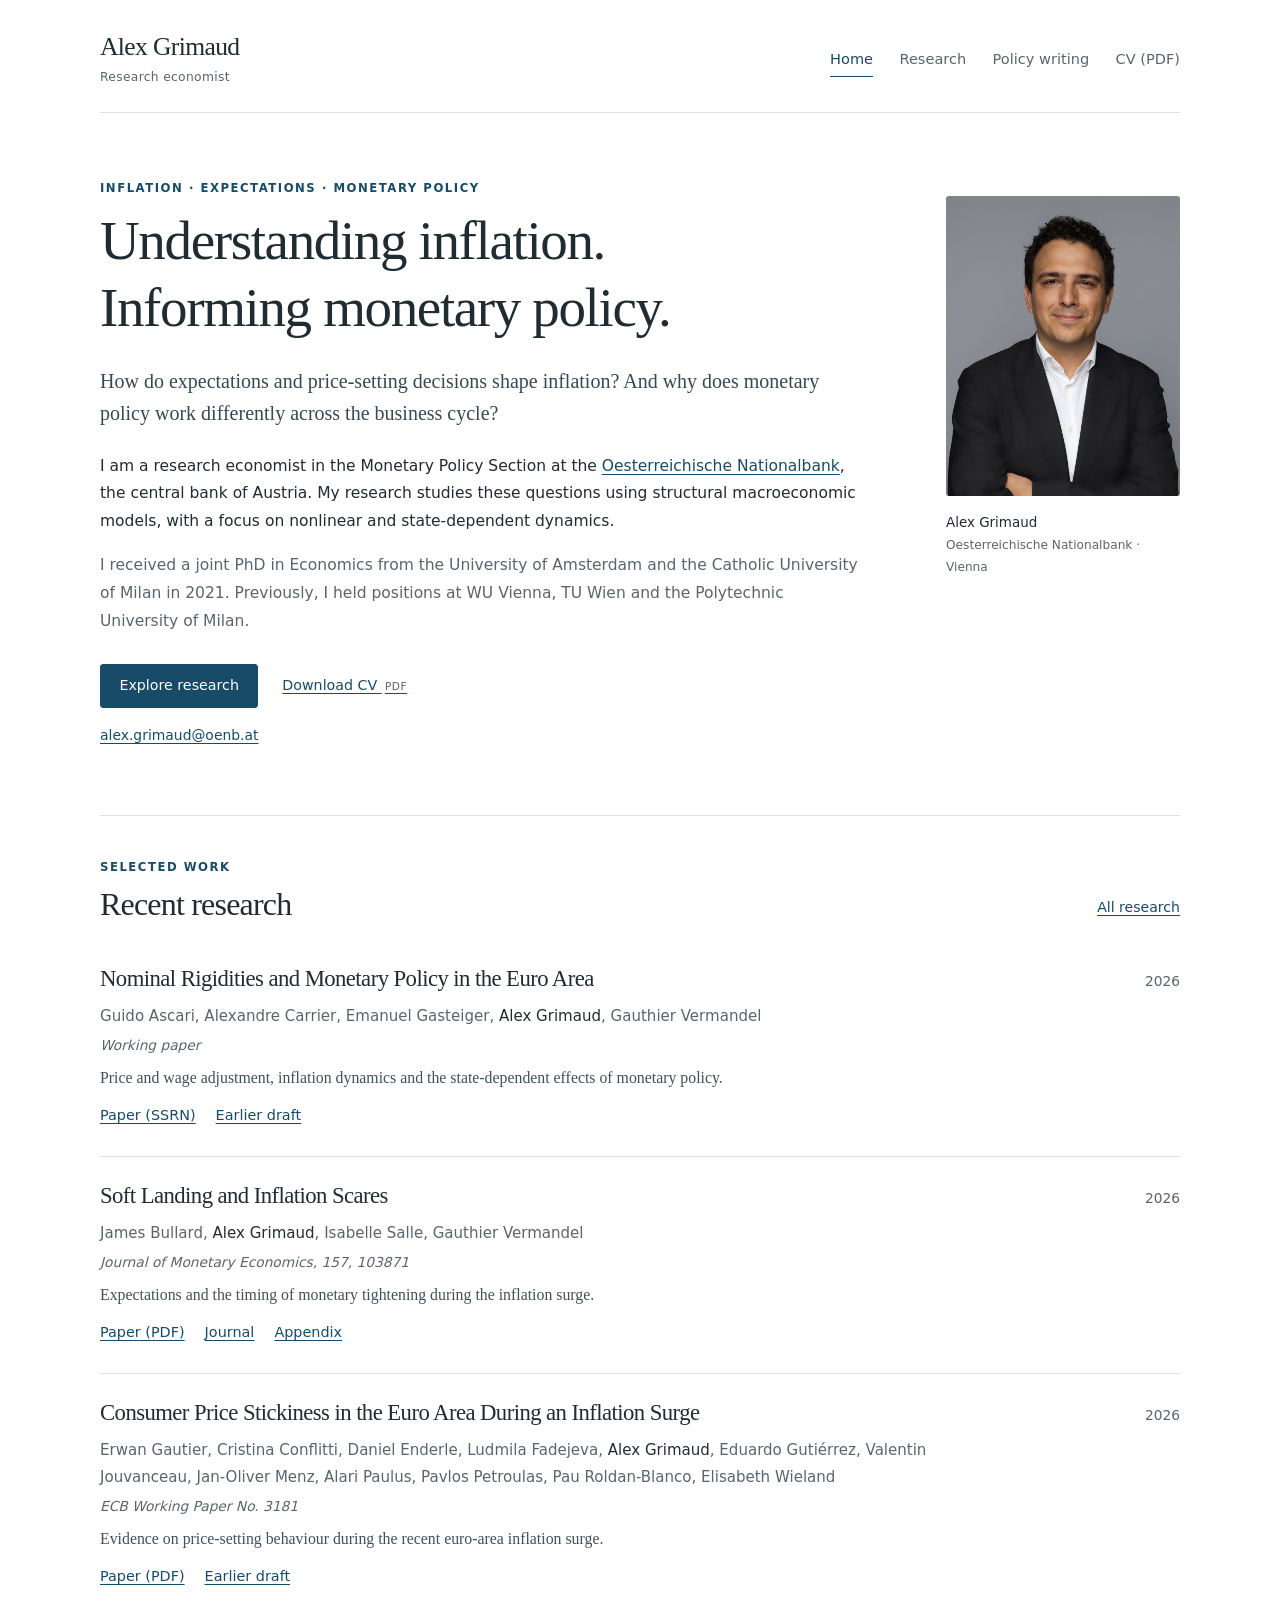
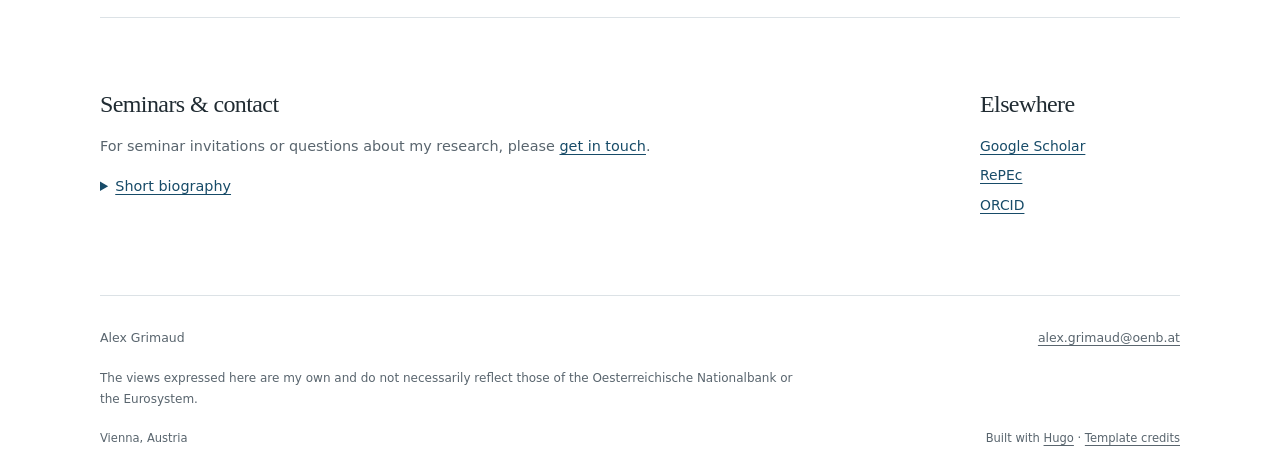
<file: home/index.html>
<!doctype html><html lang=en><head><title>https://alexgrimaud.github.io/website-public/</title>
<link rel=canonical href=https://alexgrimaud.github.io/website-public/><meta name=robots content="noindex"><meta charset=utf-8><meta http-equiv=refresh content="0; url=https://alexgrimaud.github.io/website-public/"></head></html>
</file>
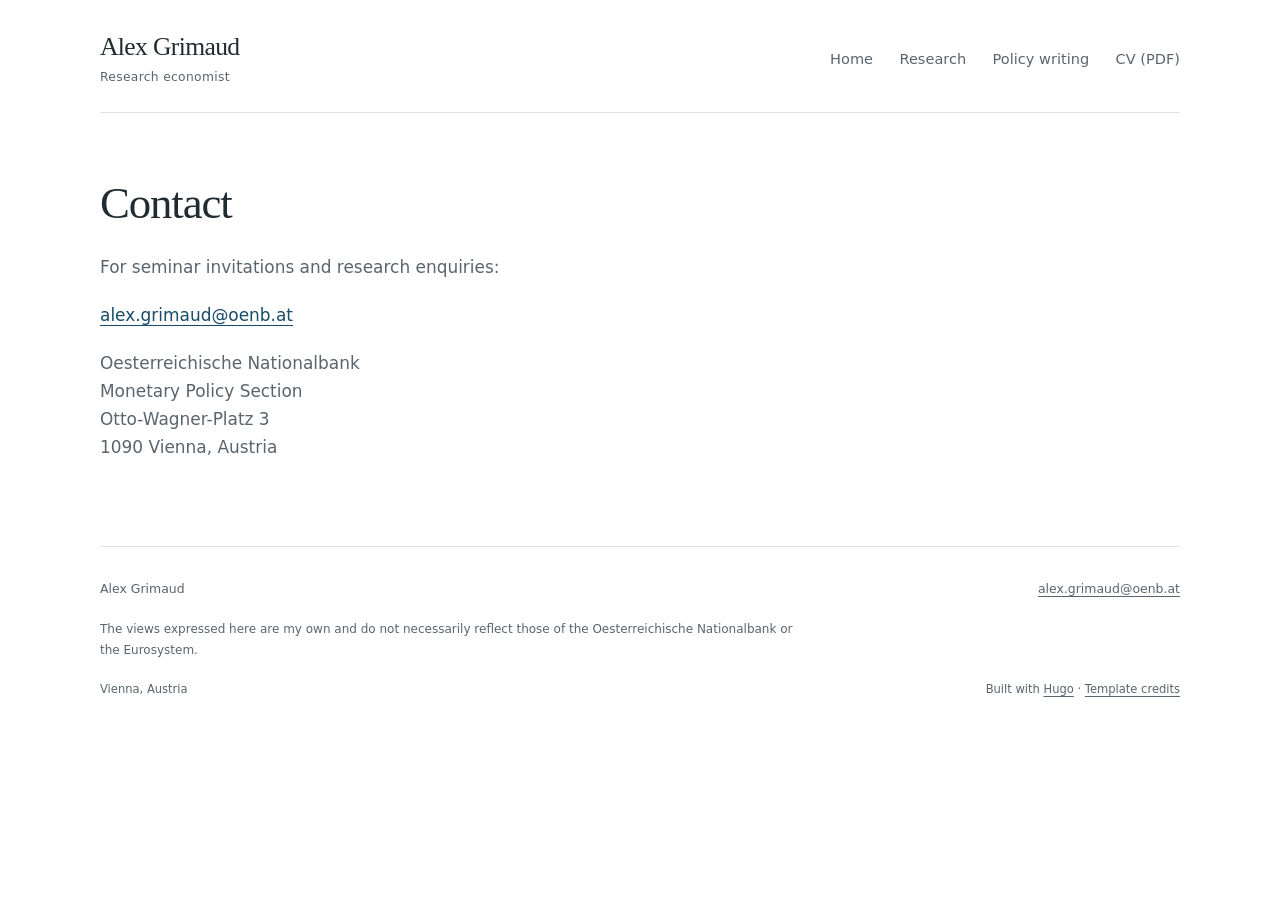
<file: location/index.html>
<!doctype html><html lang=en><head><title>https://alexgrimaud.github.io/website-public/contact/</title>
<link rel=canonical href=https://alexgrimaud.github.io/website-public/contact/><meta name=robots content="noindex"><meta charset=utf-8><meta http-equiv=refresh content="0; url=https://alexgrimaud.github.io/website-public/contact/"></head></html>
</file>
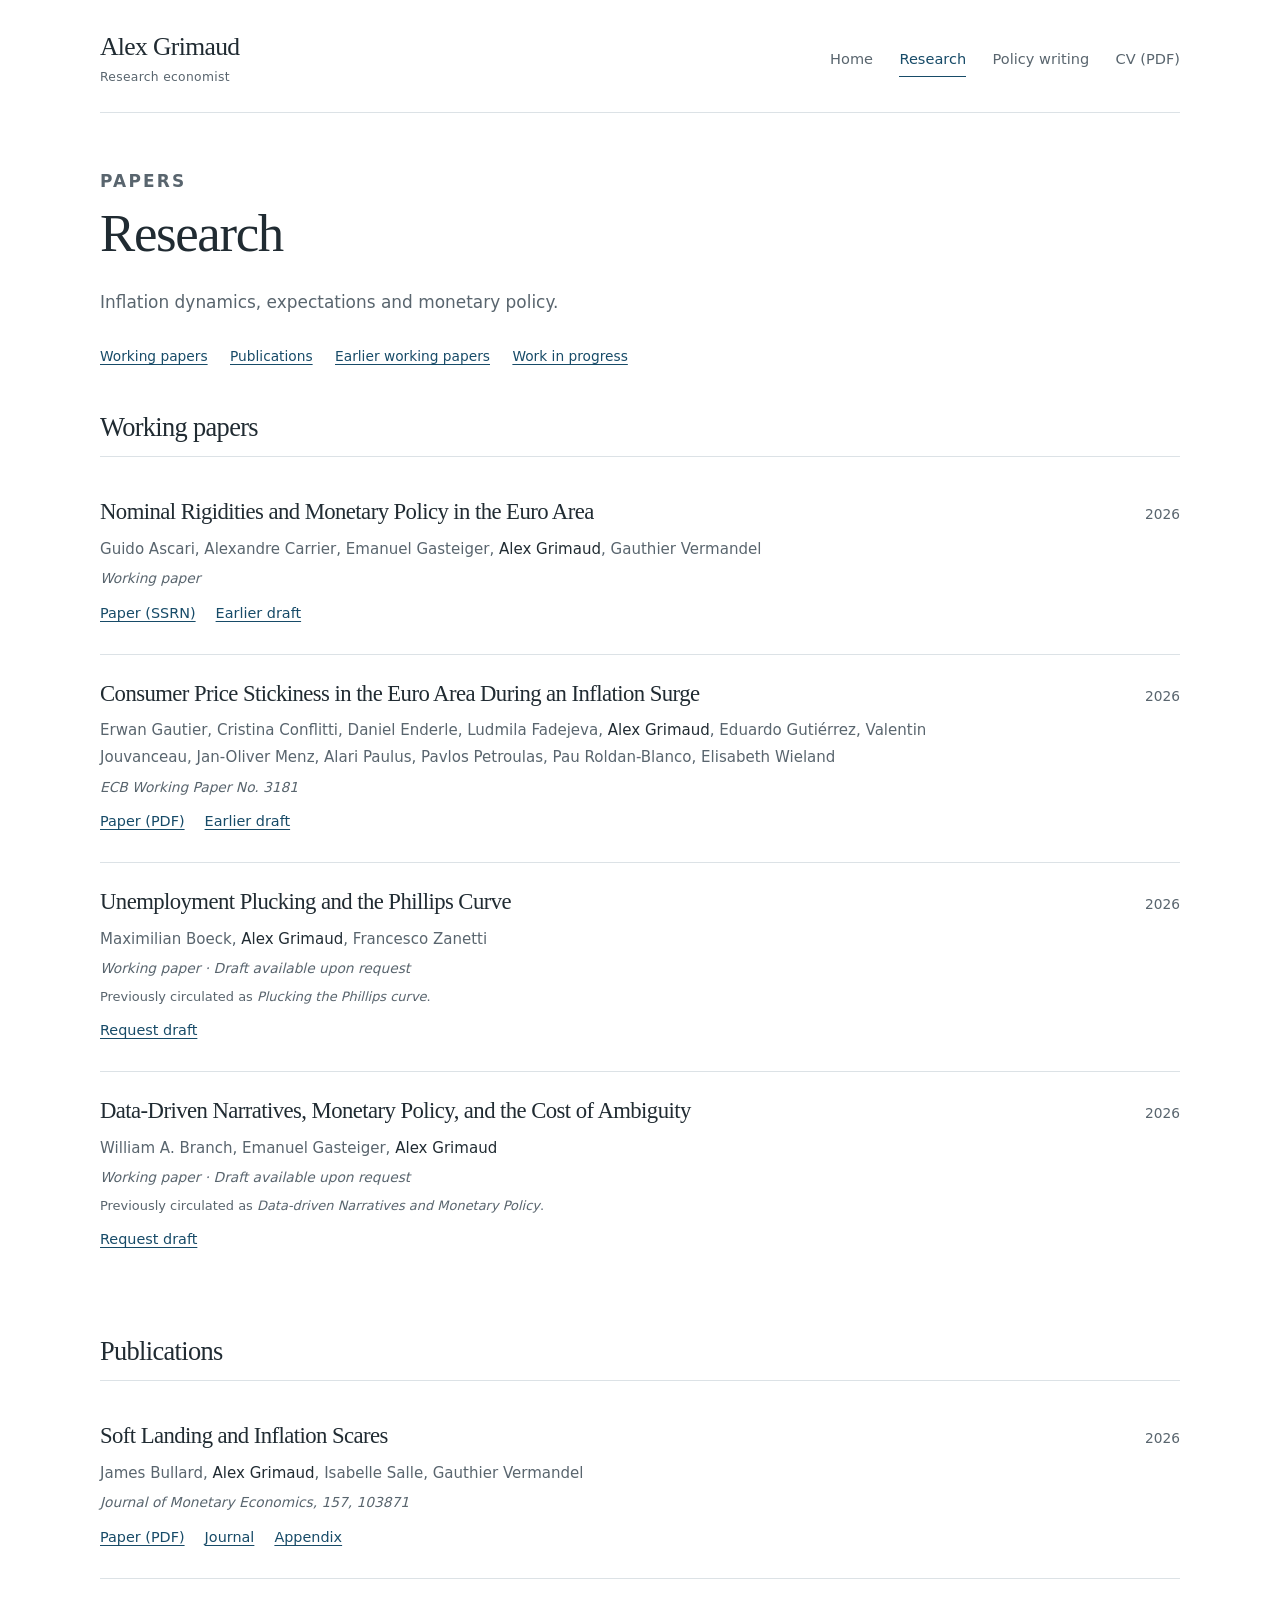
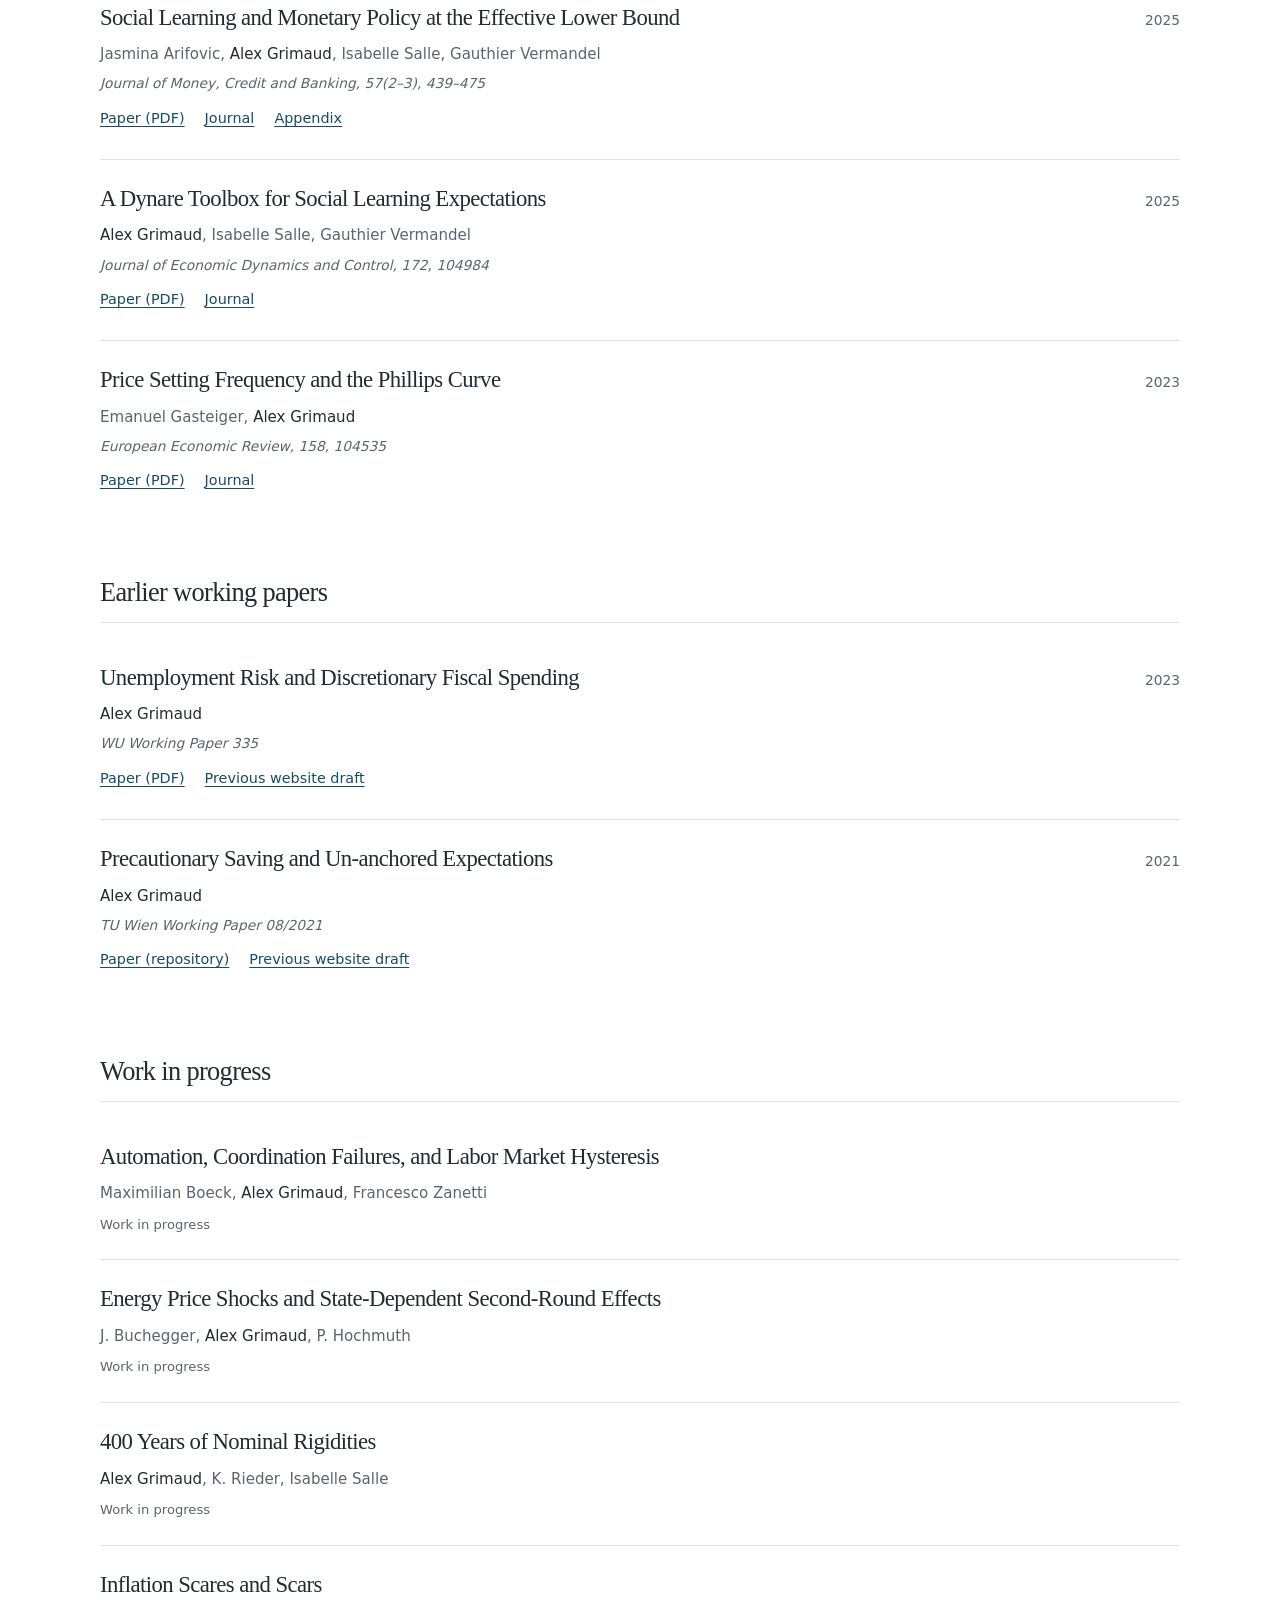
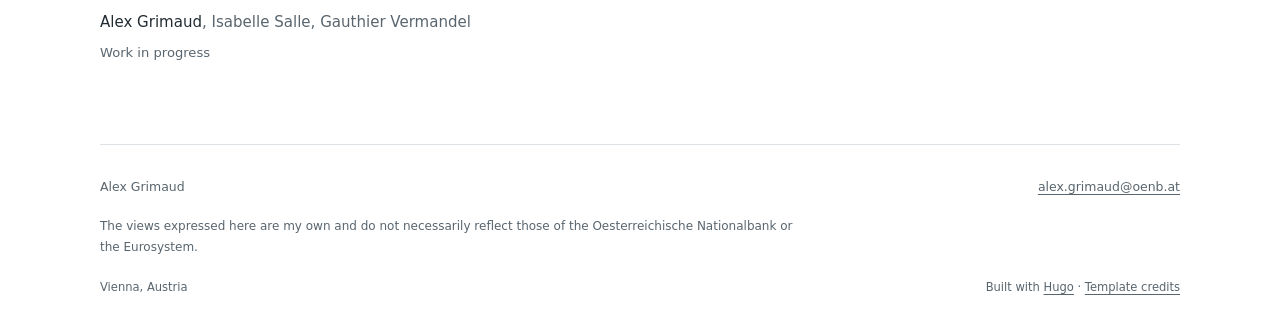
<file: papers/index.html>
<!doctype html><html lang=en><head><title>https://alexgrimaud.github.io/website-public/research/</title>
<link rel=canonical href=https://alexgrimaud.github.io/website-public/research/><meta name=robots content="noindex"><meta charset=utf-8><meta http-equiv=refresh content="0; url=https://alexgrimaud.github.io/website-public/research/"></head></html>
</file>
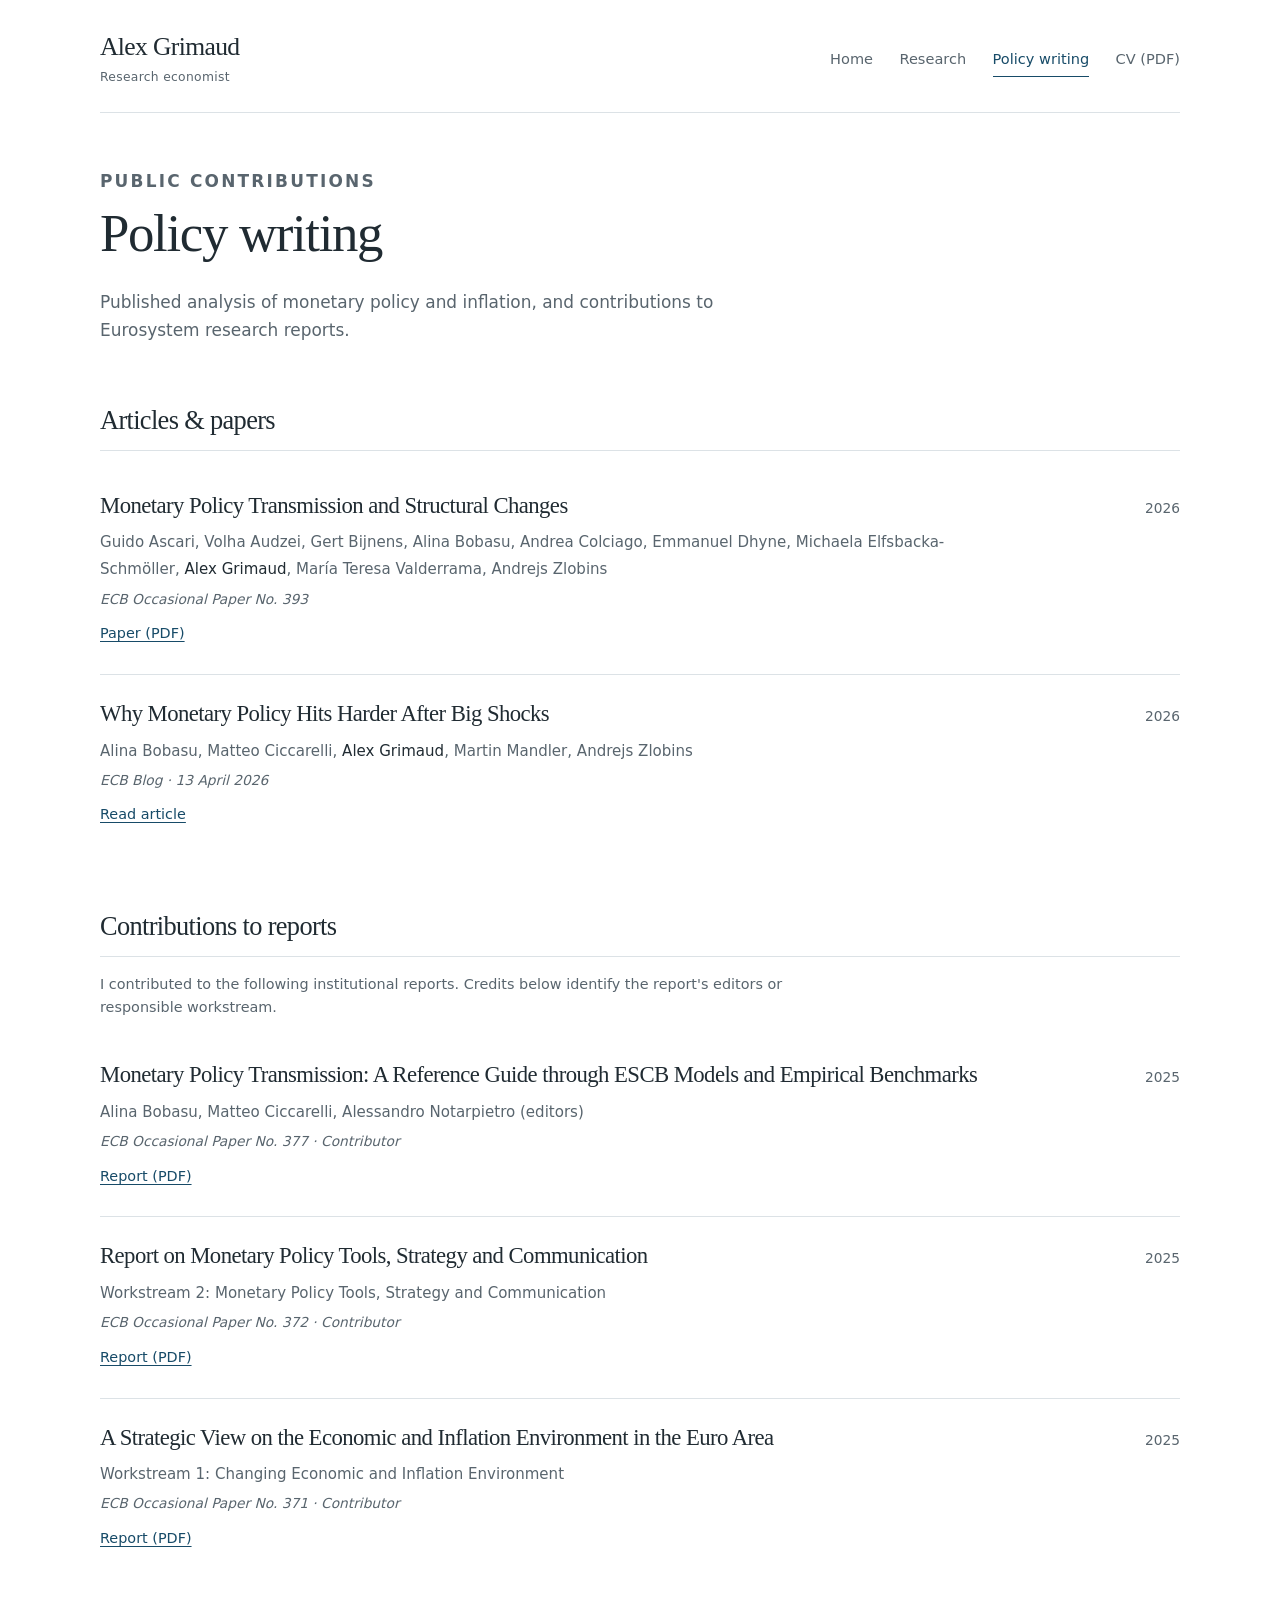
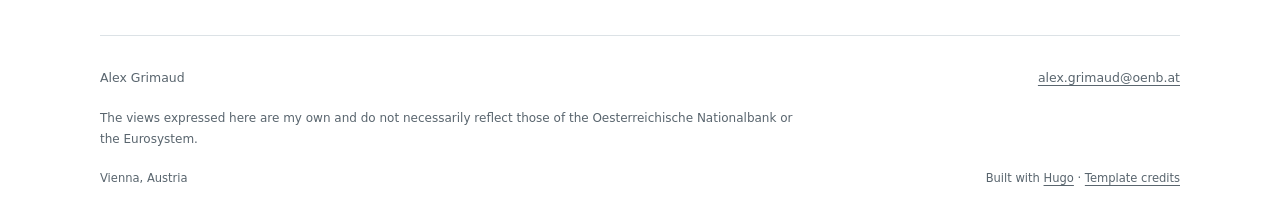
<file: policy-writing/index.html>
<!doctype html><html lang=en><head><title>https://alexgrimaud.github.io/website-public/policy/</title>
<link rel=canonical href=https://alexgrimaud.github.io/website-public/policy/><meta name=robots content="noindex"><meta charset=utf-8><meta http-equiv=refresh content="0; url=https://alexgrimaud.github.io/website-public/policy/"></head></html>
</file>
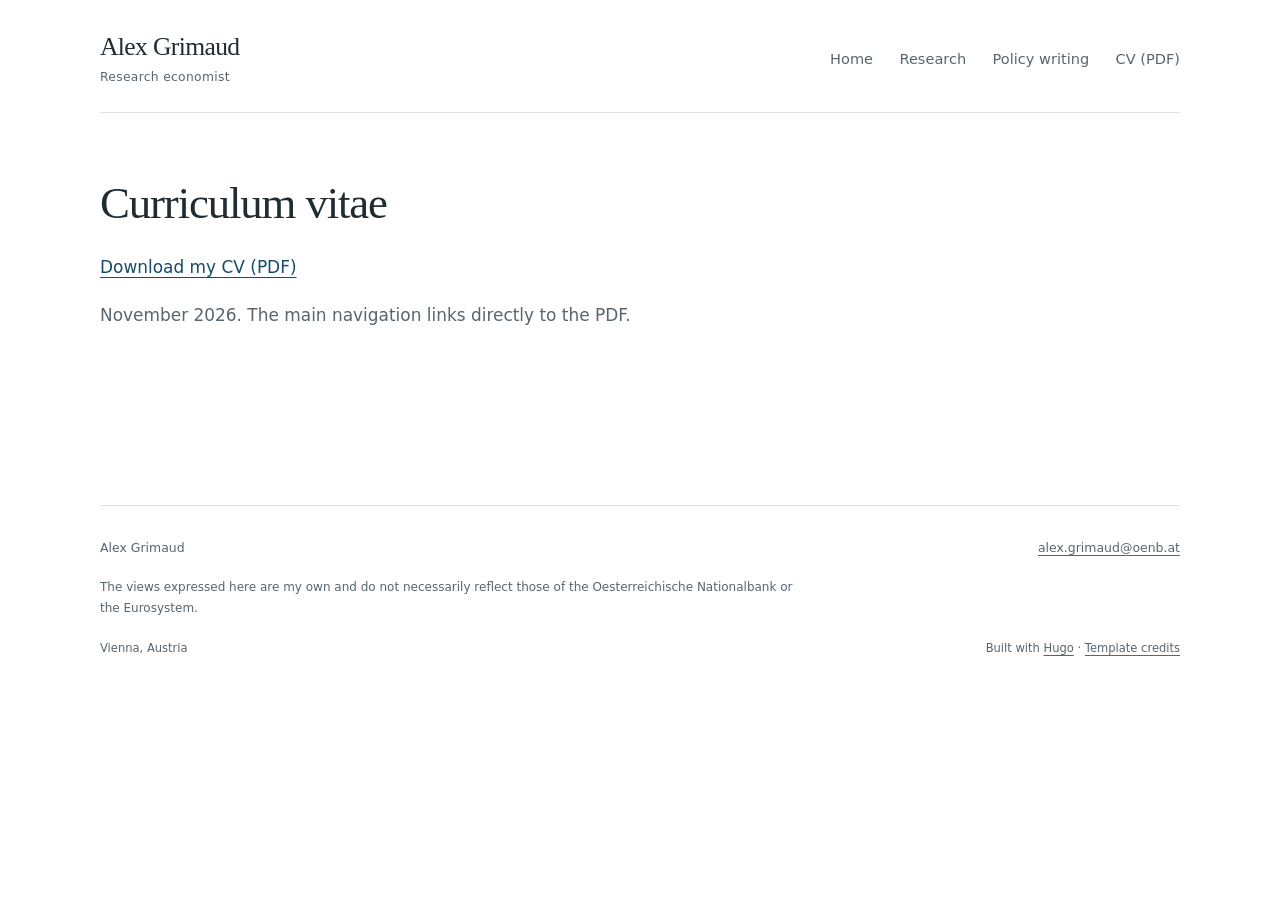
<file: resume/index.html>
<!doctype html><html lang=en><head><title>https://alexgrimaud.github.io/website-public/cv/</title>
<link rel=canonical href=https://alexgrimaud.github.io/website-public/cv/><meta name=robots content="noindex"><meta charset=utf-8><meta http-equiv=refresh content="0; url=https://alexgrimaud.github.io/website-public/cv/"></head></html>
</file>
